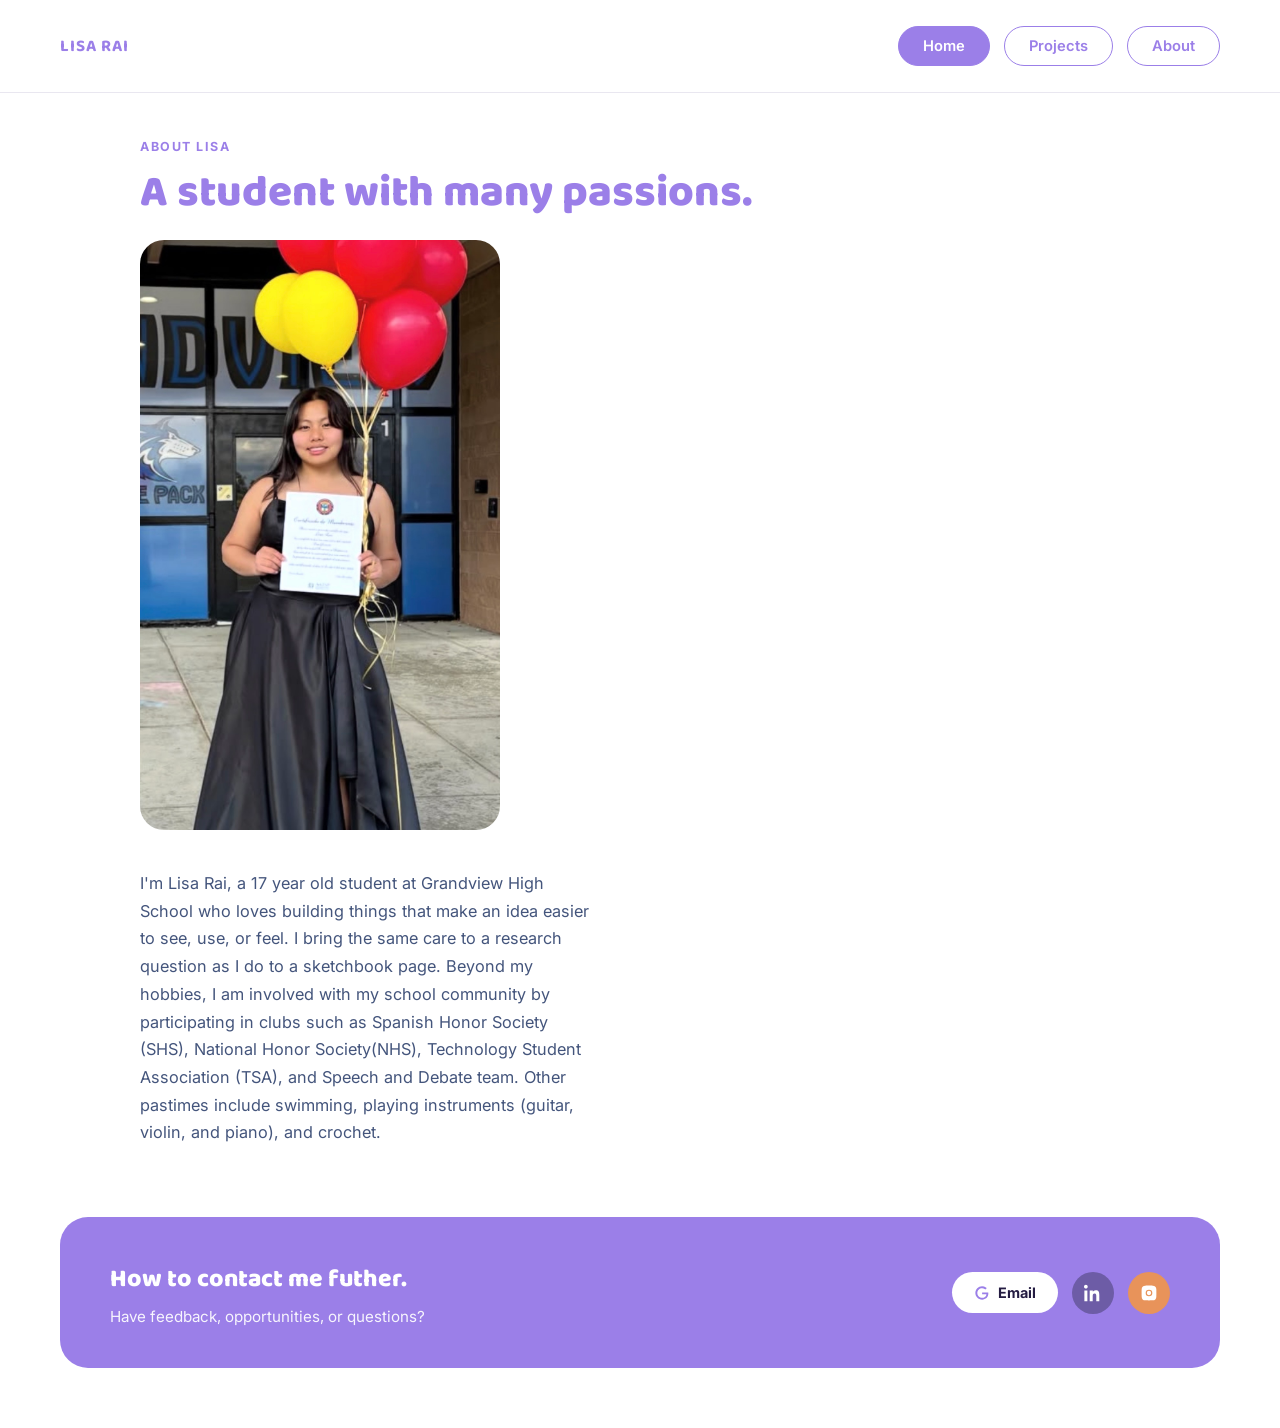
<file: about.html>
<!DOCTYPE html>
<html lang="en">
<head>
<meta charset="UTF-8">
<meta name="viewport" content="width=device-width, initial-scale=1.0">
<title>Lisa Rai — About</title>
<link rel="preconnect" href="https://fonts.googleapis.com">
<link href="https://fonts.googleapis.com/css2?family=Baloo+2:wght@500;700;800&family=Inter:wght@400;500;600;700&display=swap" rel="stylesheet">
<link rel="stylesheet" href="styles.css">
</head>
<body>

<!-- ===== Navbar ===== -->
<nav class="navbar">
  <a href="index.html" class="logo">LISA RAI</a>
  <div class="nav-links">
    <a href="index.html" class="nav-pill active">Home</a>
    <a href="projects.html" class="nav-pill">Projects</a>
    <a href="about.html" class="nav-pill">About</a>
  </div>
</nav>

<main class="container">

  <p class="eyebrow">ABOUT LISA</p>
  <h1 class="heading-xl">A student with many passions.</h1>

  <img src="images/about.jpg" alt="Portrait of Lisa Rai. She is wearing a black dress, holding balloons, and an officer award as she is going to be the school's Spanish Honor Society President." class="about-photo">

  <p class="about-bio">
    I'm Lisa Rai, a 17 year old student at Grandview High School who loves building 
    things that make an idea easier to see, use, or feel. I bring the same care to 
    a research question as I do to a sketchbook page. Beyond my hobbies, I am involved 
    with my school community by participating in clubs such as Spanish Honor Society (SHS), 
    National Honor Society(NHS), Technology Student Association (TSA), and Speech and Debate team.
    Other pastimes include swimming, playing instruments (guitar, violin, and piano),
    and crochet.
  </p>

</main>

<!-- ===== Footer CTA ===== -->
<footer class="footer-cta">
  <div>
    <h3>How to contact me futher.</h3>
    <p>Have feedback, opportunities, or questions?</p>
  </div>
  <div class="footer-actions">
    <a href="mailto:hello@lisarai.com" class="email-btn">
      <svg width="16" height="16" viewBox="0 0 24 24"><path fill="#9B7FE8" d="M21.35 11.1h-9.17v2.73h6.51c-.33 3.81-3.5 5.44-6.5 5.44C8.36 19.27 5 16.25 5 12c0-4.1 3.2-7.27 7.2-7.27 3.09 0 4.9 1.97 4.9 1.97L19 4.72S16.56 2 12.1 2C6.42 2 2.03 6.8 2.03 12c0 5.05 4.13 10 10.22 10 5.35 0 9.25-3.67 9.25-9.09 0-1.15-.15-1.81-.15-1.81Z"/></svg>
      Email
    </a>
    <a href="#" class="icon-circle linkedin" aria-label="LinkedIn">
      <svg width="18" height="18" viewBox="0 0 24 24" fill="#fff"><path d="M4.98 3.5C4.98 4.88 3.87 6 2.5 6S0 4.88 0 3.5 1.12 1 2.5 1s2.48 1.12 2.48 2.5ZM.5 8.5h4V23h-4V8.5Zm7.5 0h3.8v1.98h.05c.53-1 1.83-2.05 3.77-2.05 4.03 0 4.78 2.65 4.78 6.1V23h-4v-6.7c0-1.6-.03-3.66-2.23-3.66-2.23 0-2.57 1.74-2.57 3.54V23h-4V8.5Z"/></svg>
    </a>
    <a href="#" class="icon-circle instagram" aria-label="Instagram">
      <svg width="18" height="18" viewBox="0 0 24 24" fill="#fff"><path d="M12 2.16c3.2 0 3.58.01 4.85.07 3.25.15 4.77 1.7 4.92 4.92.06 1.27.07 1.65.07 4.85s-.01 3.58-.07 4.85c-.15 3.22-1.66 4.77-4.92 4.92-1.27.06-1.64.07-4.85.07s-3.58-.01-4.85-.07c-3.26-.15-4.77-1.71-4.92-4.92-.06-1.27-.07-1.65-.07-4.85s.02-3.58.07-4.85C2.35 3.91 3.87 2.35 7.15 2.23 8.42 2.17 8.8 2.16 12 2.16Zm0 5.4a4.44 4.44 0 1 0 0 8.88 4.44 4.44 0 0 0 0-8.88Zm0 7.33a2.89 2.89 0 1 1 0-5.78 2.89 2.89 0 0 1 0 5.78Zm4.62-7.51a1.04 1.04 0 1 1-2.08 0 1.04 1.04 0 0 1 2.08 0Z"/></svg>
    </a>
  </div>
</footer>

</body>
</html>
</file>
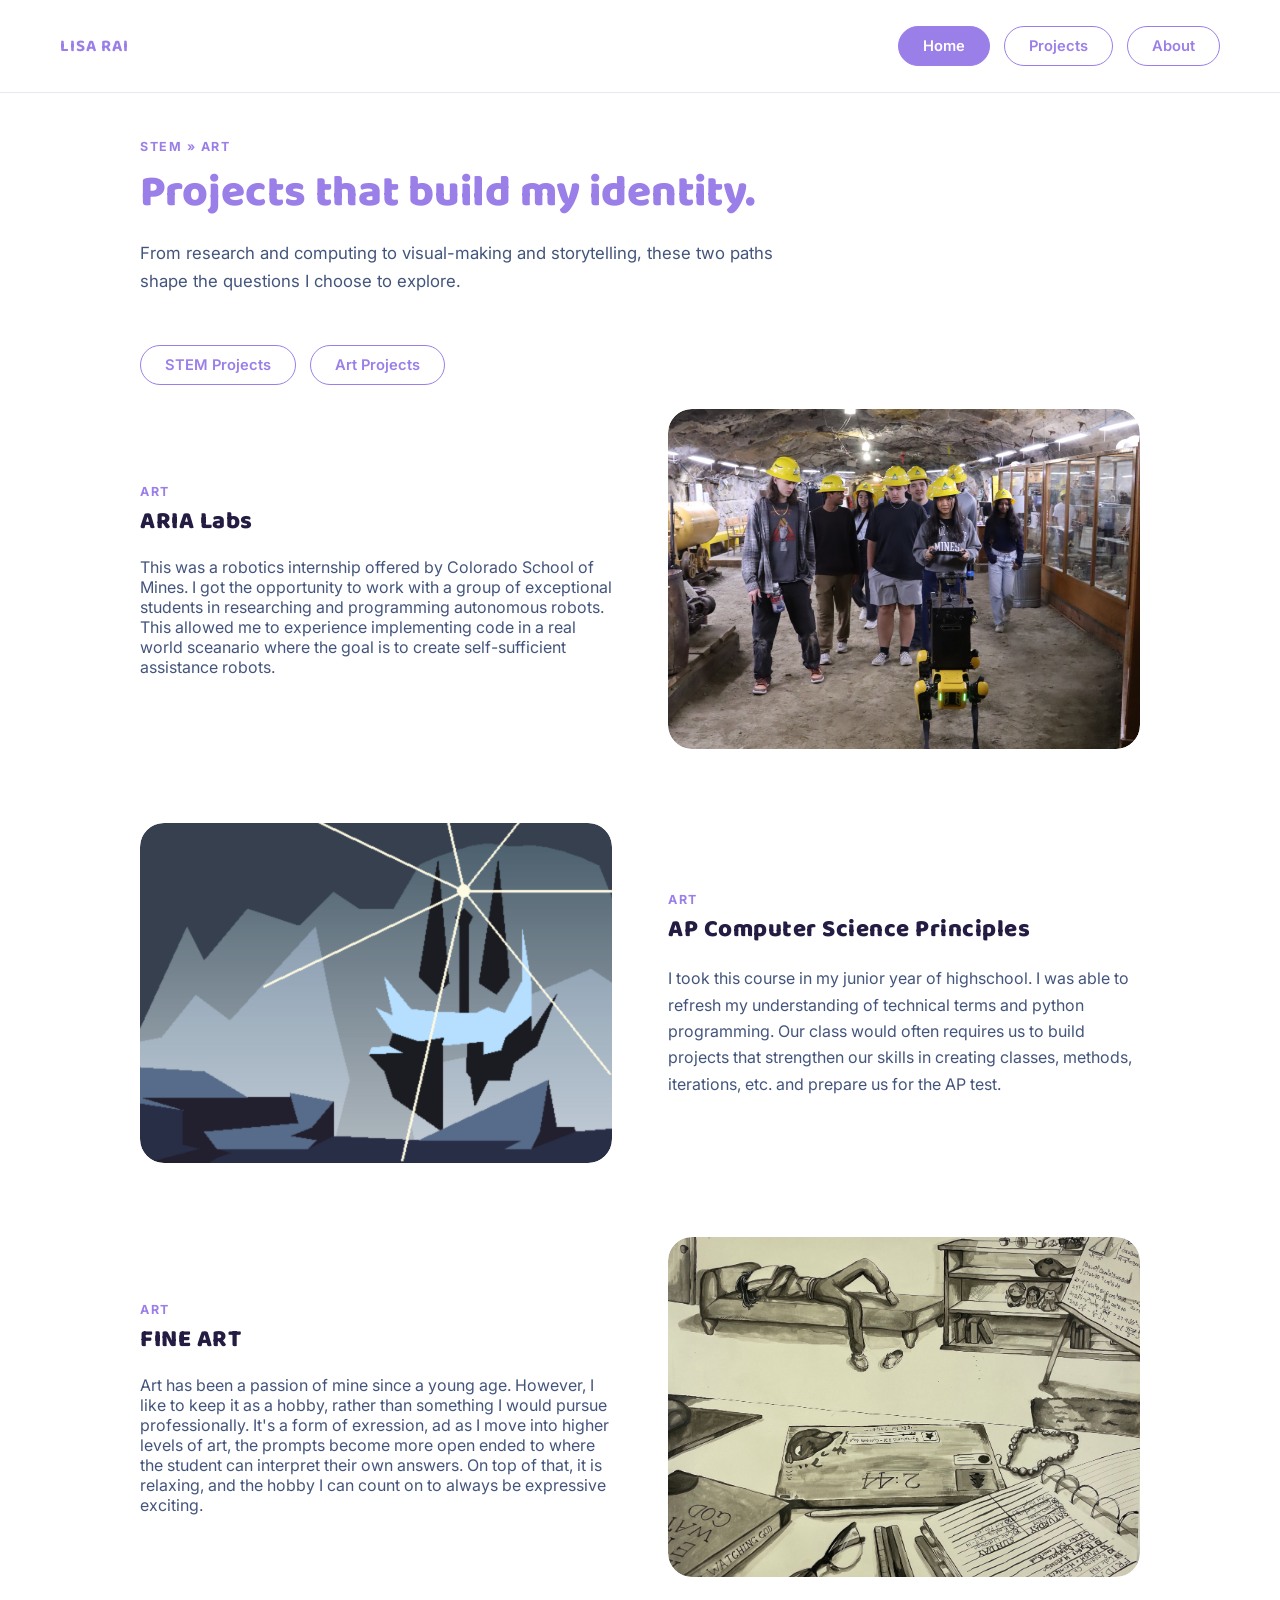
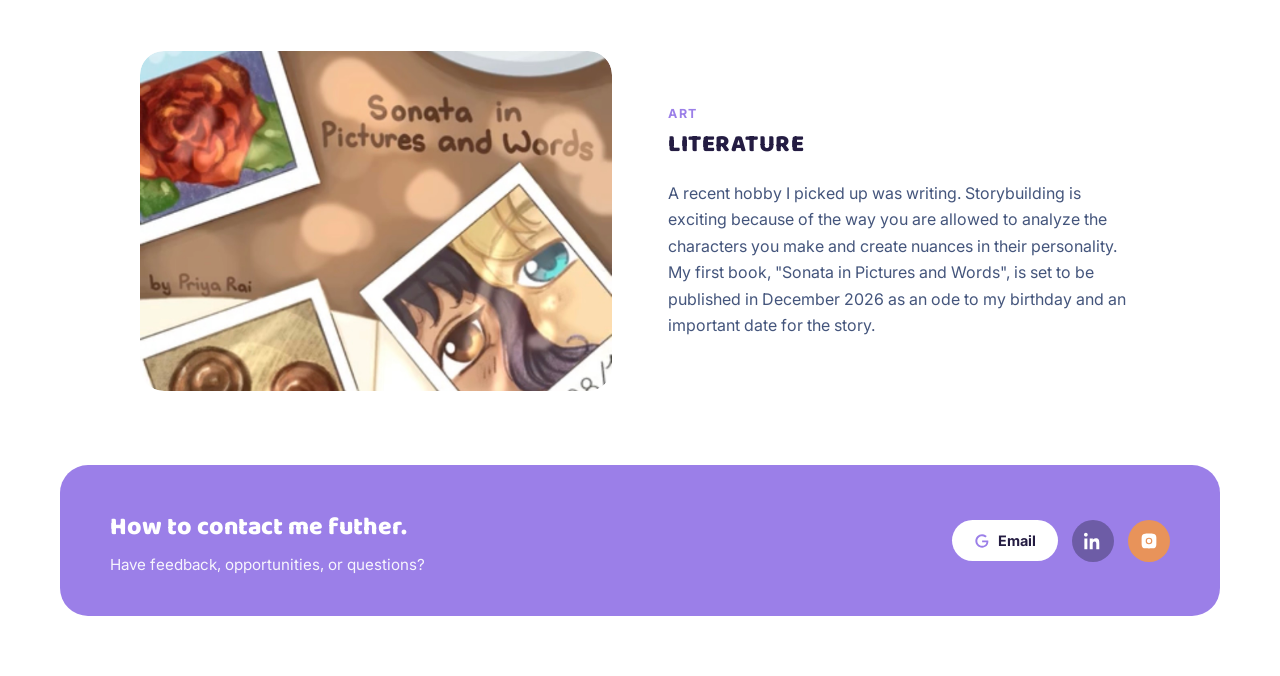
<file: projects.html>
<!DOCTYPE html>
<html lang="en">
<head>
<meta charset="UTF-8">
<meta name="viewport" content="width=device-width, initial-scale=1.0">
<title>Lisa Rai — Projects</title>
<link rel="preconnect" href="https://fonts.googleapis.com">
<link href="https://fonts.googleapis.com/css2?family=Baloo+2:wght@500;700;800&family=Inter:wght@400;500;600;700&display=swap" rel="stylesheet">
<link rel="stylesheet" href="styles.css">
</head>
<body>

<!-- ===== Navbar ===== -->
<nav class="navbar">
  <a href="index.html" class="logo">LISA RAI</a>
  <div class="nav-links">
    <a href="index.html" class="nav-pill active">Home</a>
    <a href="projects.html" class="nav-pill">Projects</a>
    <a href="about.html" class="nav-pill">About</a>
  </div>
</nav>

<main class="container">

  <p class="breadcrumb">STEM &raquo; ART</p>
  <h1 class="heading-xl">Projects that build my identity.</h1>
  <p class="subtext">From research and computing to visual-making and storytelling, these two paths shape the questions I choose to explore.</p>

  <!--Buttons-->
<div class="footer-actions">
  <a href="stem.html" class="nav-pill">STEM Projects</a>
  <a href="art.html" class="nav-pill">Art Projects</a>
</div>
<p style="margin-top: 24px;"></p>

  <!-- Row 1 -->
  <div class="project-row">
    <div class="text">
      <p class="eyebrow" style="margin-top:0;">ART</p>
      <h2>ARIA Labs</h2>
      </p>This was a robotics internship offered by Colorado School of Mines. I got the opportunity to work with a group of exceptional students in researching and programming autonomous robots. This allowed me to experience implementing code in a real world sceanario where the goal is to create self-sufficient assistance robots.</p>
    </div>
    <div class="media">
      <img src="images/ARIAGROUP.JPG" alt="A picture of a group of students in Edgar Mines, a mine owned and researched by Colorado School of Mines. The students are driving a Boston Dynamics SPOT robot that has a hand built and coded backpack mounted on top.">
    </div>
  </div>

  <!-- Row 2 -->
  <div class="project-row reverse">
    <div class="text">
      <p class="eyebrow" style="margin-top:0;">ART</p>
      <h2>AP Computer Science Principles</h2>
      <p>I took this course in my junior year of highschool. I was able to refresh my understanding of technical terms and python programming. Our class would often requires us to build projects that strengthen our skills in creating classes, methods, iterations, etc. and prepare us for the AP test.<p> 
    </div>
    <div class="media">
      <img src="images/CODING.JPG" alt="Three students examining a robotics prototype in a lab">
    </div>
  </div>

  <!-- Row 3 -->
  <div class="project-row">
    <div class="text">
      <p class="eyebrow" style="margin-top:0;">ART</p>
      <h2>FINE ART</h2>
      </p>Art has been a passion of mine since a young age. However, I like to keep it as a hobby, rather than something I would pursue professionally. It's a form of exression, ad as I move into higher levels of art, the prompts become more open ended to where the student can interpret their own answers. On top of that, it is relaxing, and the hobby I can count on to always be expressive  exciting.</p>
    </div>
    <div class="media">
      <img src="images/tired.JPG" alt="A painting made by Lisa Rai depicting her asleep on the couch with a mess of work at her desk depicting burnout or exhaustion.">
    </div>
  </div>

  <!-- Row 4 -->
  <div class="project-row reverse">
    <div class="text">
      <p class="eyebrow" style="margin-top:0;">ART</p>
      <h2>LITERATURE</h2>
      <p>A recent hobby I picked up was writing. Storybuilding is exciting because of the way you are allowed to analyze the characters you make and create nuances in their personality. My first book, "Sonata in Pictures and Words", is set to be published in December 2026 as an ode to my birthday and an important date for the story.</p>
    </div>
    <div class="media">
      <img src="images/Sonata.PNG" alt="A drawing of a book cover that Lisa Rai made for her book set to publish in December 2026.">
    </div>
  </div>

</main>

<!-- ===== Footer CTA ===== -->
<footer class="footer-cta">
  <div>
    <h3>How to contact me futher.</h3>
    <p>Have feedback, opportunities, or questions?</p>
  </div>
  <div class="footer-actions">
    <a href="mailto:hello@lisarai.com" class="email-btn">
      <svg width="16" height="16" viewBox="0 0 24 24"><path fill="#9B7FE8" d="M21.35 11.1h-9.17v2.73h6.51c-.33 3.81-3.5 5.44-6.5 5.44C8.36 19.27 5 16.25 5 12c0-4.1 3.2-7.27 7.2-7.27 3.09 0 4.9 1.97 4.9 1.97L19 4.72S16.56 2 12.1 2C6.42 2 2.03 6.8 2.03 12c0 5.05 4.13 10 10.22 10 5.35 0 9.25-3.67 9.25-9.09 0-1.15-.15-1.81-.15-1.81Z"/></svg>
      Email
    </a>
    <a href="#" class="icon-circle linkedin" aria-label="LinkedIn">
      <svg width="18" height="18" viewBox="0 0 24 24" fill="#fff"><path d="M4.98 3.5C4.98 4.88 3.87 6 2.5 6S0 4.88 0 3.5 1.12 1 2.5 1s2.48 1.12 2.48 2.5ZM.5 8.5h4V23h-4V8.5Zm7.5 0h3.8v1.98h.05c.53-1 1.83-2.05 3.77-2.05 4.03 0 4.78 2.65 4.78 6.1V23h-4v-6.7c0-1.6-.03-3.66-2.23-3.66-2.23 0-2.57 1.74-2.57 3.54V23h-4V8.5Z"/></svg>
    </a>
    <a href="#" class="icon-circle instagram" aria-label="Instagram">
      <svg width="18" height="18" viewBox="0 0 24 24" fill="#fff"><path d="M12 2.16c3.2 0 3.58.01 4.85.07 3.25.15 4.77 1.7 4.92 4.92.06 1.27.07 1.65.07 4.85s-.01 3.58-.07 4.85c-.15 3.22-1.66 4.77-4.92 4.92-1.27.06-1.64.07-4.85.07s-3.58-.01-4.85-.07c-3.26-.15-4.77-1.71-4.92-4.92-.06-1.27-.07-1.65-.07-4.85s.02-3.58.07-4.85C2.35 3.91 3.87 2.35 7.15 2.23 8.42 2.17 8.8 2.16 12 2.16Zm0 5.4a4.44 4.44 0 1 0 0 8.88 4.44 4.44 0 0 0 0-8.88Zm0 7.33a2.89 2.89 0 1 1 0-5.78 2.89 2.89 0 0 1 0 5.78Zm4.62-7.51a1.04 1.04 0 1 1-2.08 0 1.04 1.04 0 0 1 2.08 0Z"/></svg>
    </a>
  </div>
</footer>

</body>
</html>
</file>
<file: styles.css>
/* =========================================================
   Lisa Rai Portfolio — shared stylesheet
   Used by: index.html, projects.html, stem.html, art.html, about.html
   ========================================================= */

:root {
  --purple: #9B7FE8;
  --purple-deep: #241C42;
  --purple-soft: rgba(155, 127, 232, 0.12);
  --orange: #EFA868;
  --orange-deep: #C9782E;
  --orange-soft: rgba(239, 168, 104, 0.16);
  --navy-text: #44557C;
  --border-grey: #E9E7F0;
  --bg: #FFFFFF;

  --font-heading: 'Baloo 2', 'Trebuchet MS', sans-serif;
  --font-body: 'Inter', 'Segoe UI', sans-serif;

  --max-width: 1120px;
  --radius-lg: 24px;
  --radius-md: 18px;
  --radius-sm: 12px;
}

* {
  box-sizing: border-box;
}

html {
  scroll-behavior: smooth;
}

body {
  margin: 0;
  font-family: var(--font-body);
  color: var(--navy-text);
  background: var(--bg);
  -webkit-font-smoothing: antialiased;
}

img {
  display: block;
  max-width: 100%;
}

a {
  color: inherit;
}

.container {
  max-width: var(--max-width);
  margin: 0 auto;
  padding: 0 60px;
}

/* ---------- Navbar ---------- */

.navbar {
  display: flex;
  align-items: center;
  justify-content: space-between;
  padding: 26px 60px;
  border-bottom: 1px solid var(--border-grey);
}

.logo {
  font-family: var(--font-heading);
  font-weight: 700;
  font-size: 1.05rem;
  letter-spacing: 1px;
  color: var(--purple);
  text-decoration: none;
}

.nav-links {
  display: flex;
  gap: 14px;
}

.nav-pill {
  padding: 10px 24px;
  border-radius: 999px;
  border: 1.5px solid var(--purple);
  color: var(--purple);
  text-decoration: none;
  font-weight: 600;
  font-size: 0.92rem;
  transition: background 0.15s ease, color 0.15s ease;
}

.nav-pill:hover {
  background: var(--purple-soft);
}

.nav-pill.active {
  background: var(--purple);
  color: #fff;
}

.nav-pill.active:hover {
  background: var(--purple);
}

/* ---------- Generic page header blocks ---------- */

.breadcrumb {
  text-transform: uppercase;
  letter-spacing: 1.5px;
  font-weight: 700;
  font-size: 0.78rem;
  color: var(--purple);
  margin-top: 46px;
  margin-bottom: 14px;
}

.eyebrow {
  text-transform: uppercase;
  letter-spacing: 1.5px;
  font-weight: 700;
  font-size: 0.78rem;
  color: var(--purple);
  margin-top: 46px;
  margin-bottom: 14px;
}

.heading-xl {
  font-family: var(--font-heading);
  font-weight: 800;
  color: var(--purple);
  font-size: 2.75rem;
  line-height: 1.18;
  margin: 0 0 20px;
  max-width: 780px;
}

.subtext {
  font-size: 1.05rem;
  line-height: 1.65;
  color: var(--navy-text);
  max-width: 640px;
  margin: 0 0 50px;
}

.section-heading {
  font-family: var(--font-heading);
  font-weight: 800;
  font-size: 1.65rem;
  color: var(--purple-deep);
  margin: 56px 0 26px;
}


/* ---------- Card grids (used on stem.html) ---------- */

.grid-2 {
  display: grid;
  grid-template-columns: 1fr 1fr;
  gap: 26px;
}

.proj-card {
  border: 2px solid var(--purple);
  border-radius: var(--radius-md);
  padding: 30px;
}

.proj-card.orange {
  border-color: var(--orange);
}

.proj-card .label {
  color: var(--purple);
  font-weight: 700;
  font-size: 0.75rem;
  letter-spacing: 1.2px;
  text-transform: uppercase;
  margin-bottom: 14px;
}

.proj-card.orange .label {
  color: var(--orange-deep);
}

.proj-card h3 {
  font-family: var(--font-heading);
  font-weight: 800;
  color: var(--purple-deep);
  font-size: 1.35rem;
  margin: 0 0 14px;
}

.proj-card p {
  line-height: 1.6;
  margin: 0;
}

/* ---------- Projects overview rows (projects.html) ---------- */

.project-row {
  display: flex;
  align-items: center;
  gap: 56px;
  margin-bottom: 74px;
}

.project-row.reverse {
  flex-direction: row-reverse;
}

.project-row .media {
  width: 50%;
  border-radius: var(--radius-lg);
  overflow: hidden;
}

.project-row .media img {
  width: 100%;
  height: 340px;
  object-fit: cover;
  border-radius: var(--radius-lg);
}

.project-row .text {
  width: 50%;
}

.project-row .text .eyebrow {
  margin-top: 0;
}

.project-row .text h2 {
  font-family: var(--font-heading);
  font-weight: 800;
  color: var(--purple-deep);
  font-size: 1.5rem;
  letter-spacing: 0.5px;
  margin: 0 0 16px;
}

.project-row .text p {
  line-height: 1.65;
  margin: 0;
  max-width: 480px;
}

/* ---------- Art grid (art.html) ---------- */

.grid-3 {
  display: grid;
  grid-template-columns: repeat(3, 1fr);
  gap: 22px;
}

.art-card {
  border: 2px solid var(--purple);
  border-radius: var(--radius-md);
  padding: 16px;
}

.art-card.orange {
  border-color: var(--orange);
}

.art-card .thumb {
  height: 150px;
  border-radius: var(--radius-sm);
  margin-bottom: 18px;
  background-size: cover;
  background-position: center;
}

.thumb.fill-orange {
  background-color: var(--orange);
}

.thumb.fill-purple {
  background-color: var(--purple);
}

.art-card h4 {
  font-family: var(--font-heading);
  font-weight: 700;
  color: var(--purple-deep);
  font-size: 1.05rem;
  margin: 0 0 8px;
}

.art-card p {
  font-size: 0.92rem;
  line-height: 1.5;
  margin: 0;
}

.coverart-grid {
  display: grid;
  grid-template-columns: 1fr 1fr;
  gap: 22px;
  margin-top: 24px;
}

.coverart-item .thumb {
  height: 260px;
  border-radius: var(--radius-lg);
  margin-bottom: 14px;
  background-size: cover;
  background-position: center;
}

.coverart-item .caption {
  font-size: 0.92rem;
  color: var(--navy-text);
}

.sonata-row {
  display: flex;
  gap: 56px;
  align-items: flex-start;
  margin-top: 24px;
}

.sonata-row .text {
  width: 46%;
}

.sonata-row .text p {
  line-height: 1.65;
}

.sonata-row .thumb {
  width: 54%;
  height: 260px;
  border-radius: var(--radius-lg);
  background-color: var(--orange);
  background-size: cover;
  background-position: center;
}

/* ---------- About page ---------- */

.about-photo {
  width: 360px;
  height: 590px;
  border-radius: var(--radius-lg);
  object-fit: cover;
  background-color: var(--purple-soft);
  margin-bottom: 40px;
}

.about-bio {
  max-width: 460px;
  line-height: 1.7;
  font-size: 1.02rem;
  margin-bottom: 60px;
}

/* ---------- Home page ---------- */

.top-divider {
  height: 4px;
  border-radius: 3px;
  background: var(--purple);
  width: 100%;
  margin: 44px 0 46px;
}

.hero-home {
  display: flex;
  gap: 46px;
  align-items: flex-start;
  margin-bottom: 60px;
}

.logo-mark {
  flex-shrink: 0;
  width: 200px;
  height: 200px;
  border-radius: var(--radius-lg);
  background: var(--orange);
  display: flex;
  align-items: center;
  justify-content: center;
}

.logo-mark .circle {
  width: 118px;
  height: 118px;
  border-radius: 50%;
  background: var(--purple);
  border: 4px solid #fff;
  display: flex;
  align-items: center;
  justify-content: center;
  font-family: var(--font-heading);
  font-weight: 800;
  font-size: 1.9rem;
  color: #fff;
  box-shadow: 0 0 0 1px var(--purple);
  overflow: hidden;
}

.logo-mark .circle img {
  width: 100%;
  height: 100%;
  object-fit: cover;
}

.hero-home .quote {
  font-family: var(--font-heading);
  font-weight: 800;
  color: var(--purple);
  font-size: 2rem;
  line-height: 1.32;
  margin: 0 0 22px;
}

.hero-home .quote .author {
  display: block;
  margin-top: 10px;
}

.hero-home .intro {
  max-width: 560px;
  line-height: 1.65;
  margin: 0;
}

.highlight-grid {
  display: grid;
  grid-template-columns: 1fr 1fr;
  gap: 26px;
}

.highlight-card {
  border: 2px solid var(--purple);
  border-radius: var(--radius-md);
  padding: 22px;
}

.highlight-card.orange {
  border-color: var(--orange);
}

.card-banner {
  height: 66px;
  border-radius: var(--radius-sm);
  background: var(--purple);
  display: flex;
  align-items: center;
  justify-content: center;
  margin-bottom: 22px;
}

.card-banner.orange {
  background: var(--orange);
}

.highlight-card h3 {
  font-family: var(--font-heading);
  font-weight: 800;
  color: var(--purple);
  font-size: 1.15rem;
  margin: 0 0 12px;
}

.highlight-card.orange h3 {
  color: var(--orange-deep);
}

.highlight-card p {
  font-size: 0.92rem;
  line-height: 1.6;
  margin: 0;
  color: var(--navy-text);
}

/* ---------- Footer CTA (every page) ---------- */

.footer-cta {
  background: var(--purple);
  border-radius: 28px;
  margin: 70px 60px 60px;
  padding: 42px 50px;
  display: flex;
  align-items: center;
  justify-content: space-between;
  gap: 30px;
  color: #fff;
}

.footer-cta h3 {
  font-family: var(--font-heading);
  font-weight: 800;
  font-size: 1.55rem;
  margin: 0 0 8px;
}

.footer-cta p {
  margin: 0;
  opacity: 0.92;
  font-size: 0.95rem;
}

.footer-actions {
  display: flex;
  align-items: center;
  gap: 14px;
  flex-shrink: 0;
}

.email-btn {
  display: flex;
  align-items: center;
  gap: 8px;
  background: #fff;
  color: var(--purple-deep);
  padding: 12px 22px;
  border-radius: 999px;
  font-weight: 700;
  font-size: 0.9rem;
  text-decoration: none;
}

.icon-circle {
  width: 42px;
  height: 42px;
  border-radius: 50%;
  display: flex;
  align-items: center;
  justify-content: center;
  color: #fff;
  text-decoration: none;
  flex-shrink: 0;
}

.icon-circle.linkedin {
  background: #6D5CA6;
}

.icon-circle.instagram {
  background: #E8935A;
}

/* ---------- Responsive ---------- */

@media (max-width: 860px) {
  .navbar {
    padding: 20px 24px;
    flex-wrap: wrap;
    gap: 14px;
  }

  .container {
    padding: 0 24px;
  }

  .heading-xl {
    font-size: 2rem;
  }

  .grid-2,
  .grid-3,
  .coverart-grid,
  .highlight-grid {
    grid-template-columns: 1fr;
  }

  .project-row,
  .project-row.reverse,
  .sonata-row {
    flex-direction: column;
  }

  .project-row .media,
  .project-row .text,
  .sonata-row .text,
  .sonata-row .thumb {
    width: 100%;
  }

  .about-photo {
    width: 100%;
    height: auto;
    aspect-ratio: 3 / 5;
  }

  .hero-home {
    flex-direction: column;
  }

  .footer-cta {
    flex-direction: column;
    align-items: flex-start;
    margin: 50px 20px 40px;
  }
}
/* Sonata on Art*/
.sonata-row .media {
  width: 54%;
  margin-left: auto;
  display: flex;
  justify-content: flex-end;
}

.sonata-row .media img {
  width: 100%;
  border-radius: var(--radius-lg);
}
</file>
